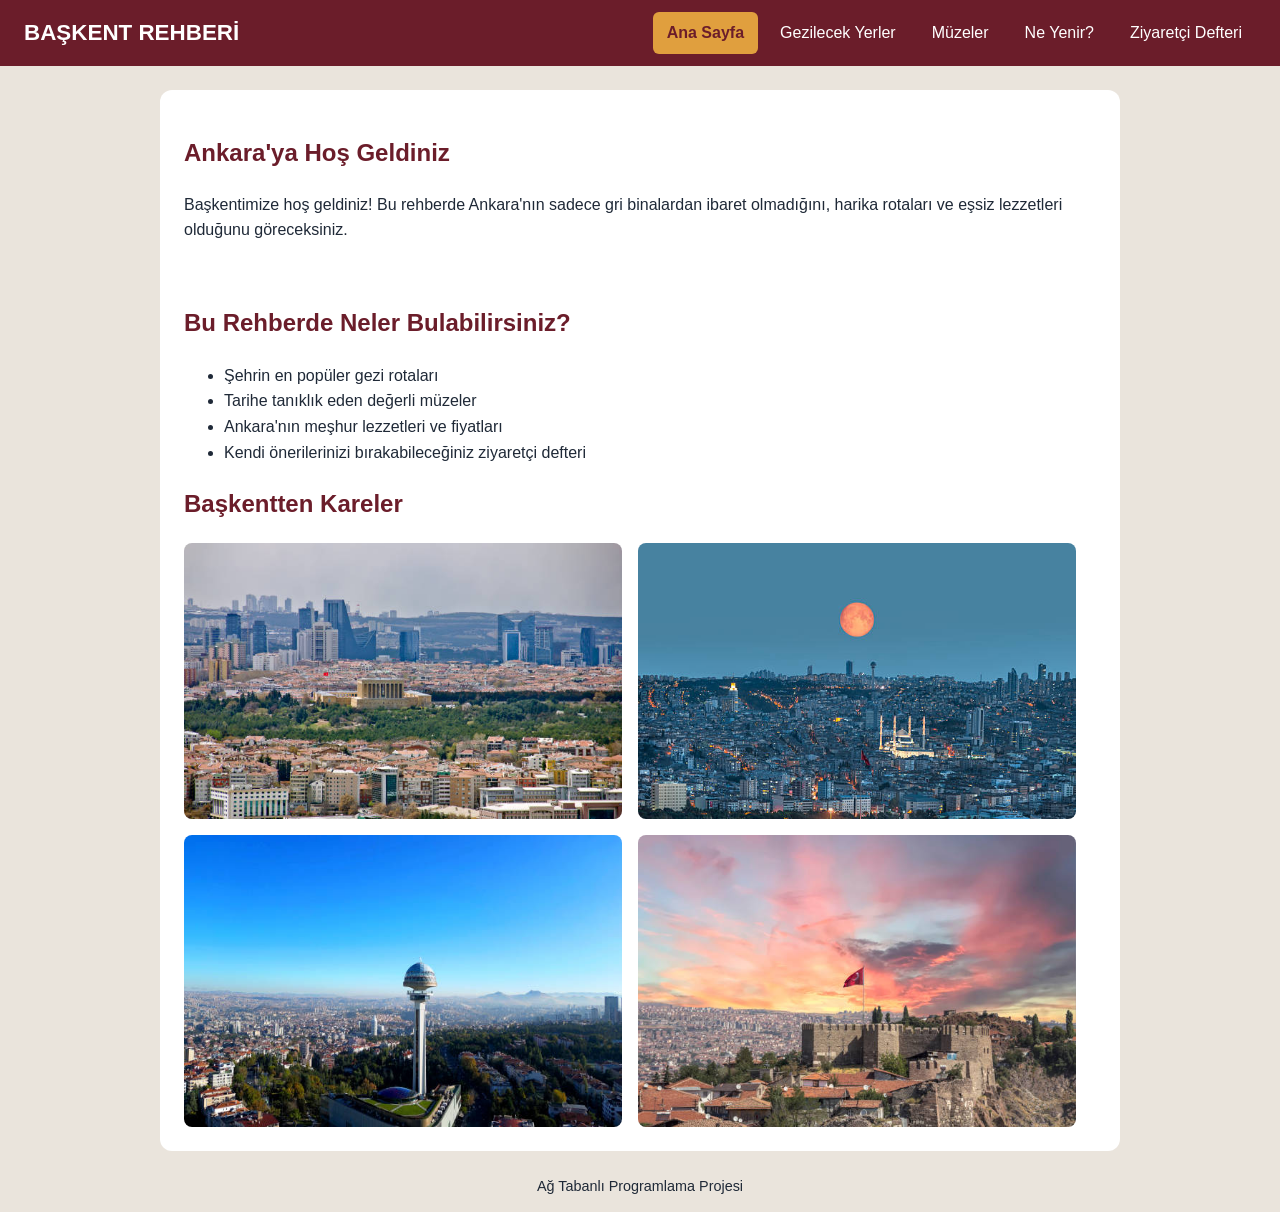
<file: index.html>
<!DOCTYPE html>
<html lang="tr">
<head>
    <meta charset="UTF-8">
    <meta name="viewport" content="width=device-width, initial-scale=1.0">
    <link rel="stylesheet" href="css/style.css">
    <title>Başkent Rehberi - Ana Sayfa</title>
</head>
<body>


    <header>
        <h1>BAŞKENT REHBERİ</h1>
        <nav>
            <ul>
                <li><a href="index.html" class="aktif">Ana Sayfa</a></li>
                <li><a href="gezilecek-yerler.html">Gezilecek Yerler</a></li>
                <li><a href="muzeler.html">Müzeler</a></li>
                <li><a href="lezzetler.html">Ne Yenir?</a></li>
                <li><a href="ziyaretci-defteri.html">Ziyaretçi Defteri</a></li>
            </ul>
        </nav>
    </header>


    <main>
        
        <section>
            <h2>Ankara'ya Hoş Geldiniz</h2>
            <p>Başkentimize hoş geldiniz! Bu rehberde Ankara'nın sadece gri binalardan ibaret olmadığını, harika rotaları ve eşsiz lezzetleri olduğunu göreceksiniz.</p>
        </section>
        <br>

        <section>
            <h2>Bu Rehberde Neler Bulabilirsiniz?</h2>
            <ul>
                <li>Şehrin en popüler gezi rotaları</li>
                <li>Tarihe tanıklık eden değerli müzeler</li>
                <li>Ankara'nın meşhur lezzetleri ve fiyatları</li>
                <li>Kendi önerilerinizi bırakabileceğiniz ziyaretçi defteri</li>
            </ul>
        </section>

        <!--Başkent Manzaraları -->
        <section id="galeri">
            <h2>Başkentten Kareler</h2>
            <div class="manzara-galeri">
                <img src="img/manzara1.jpg" alt="Ankara manzarası">
                <img src="img/manzara2.jpg" alt="Gün batımında Ankara">
                <img src="img/manzara3.jpg" alt="Atakule ve Ankara">
                <img src="img/manzara4.jpg" alt="Gün Batımında Ankara Kalesi">
            </div>
        </section>
    </main>

    
    <footer>
        <p>Ağ Tabanlı Programlama Projesi</p>
    </footer>

</body>
</html>
</file>
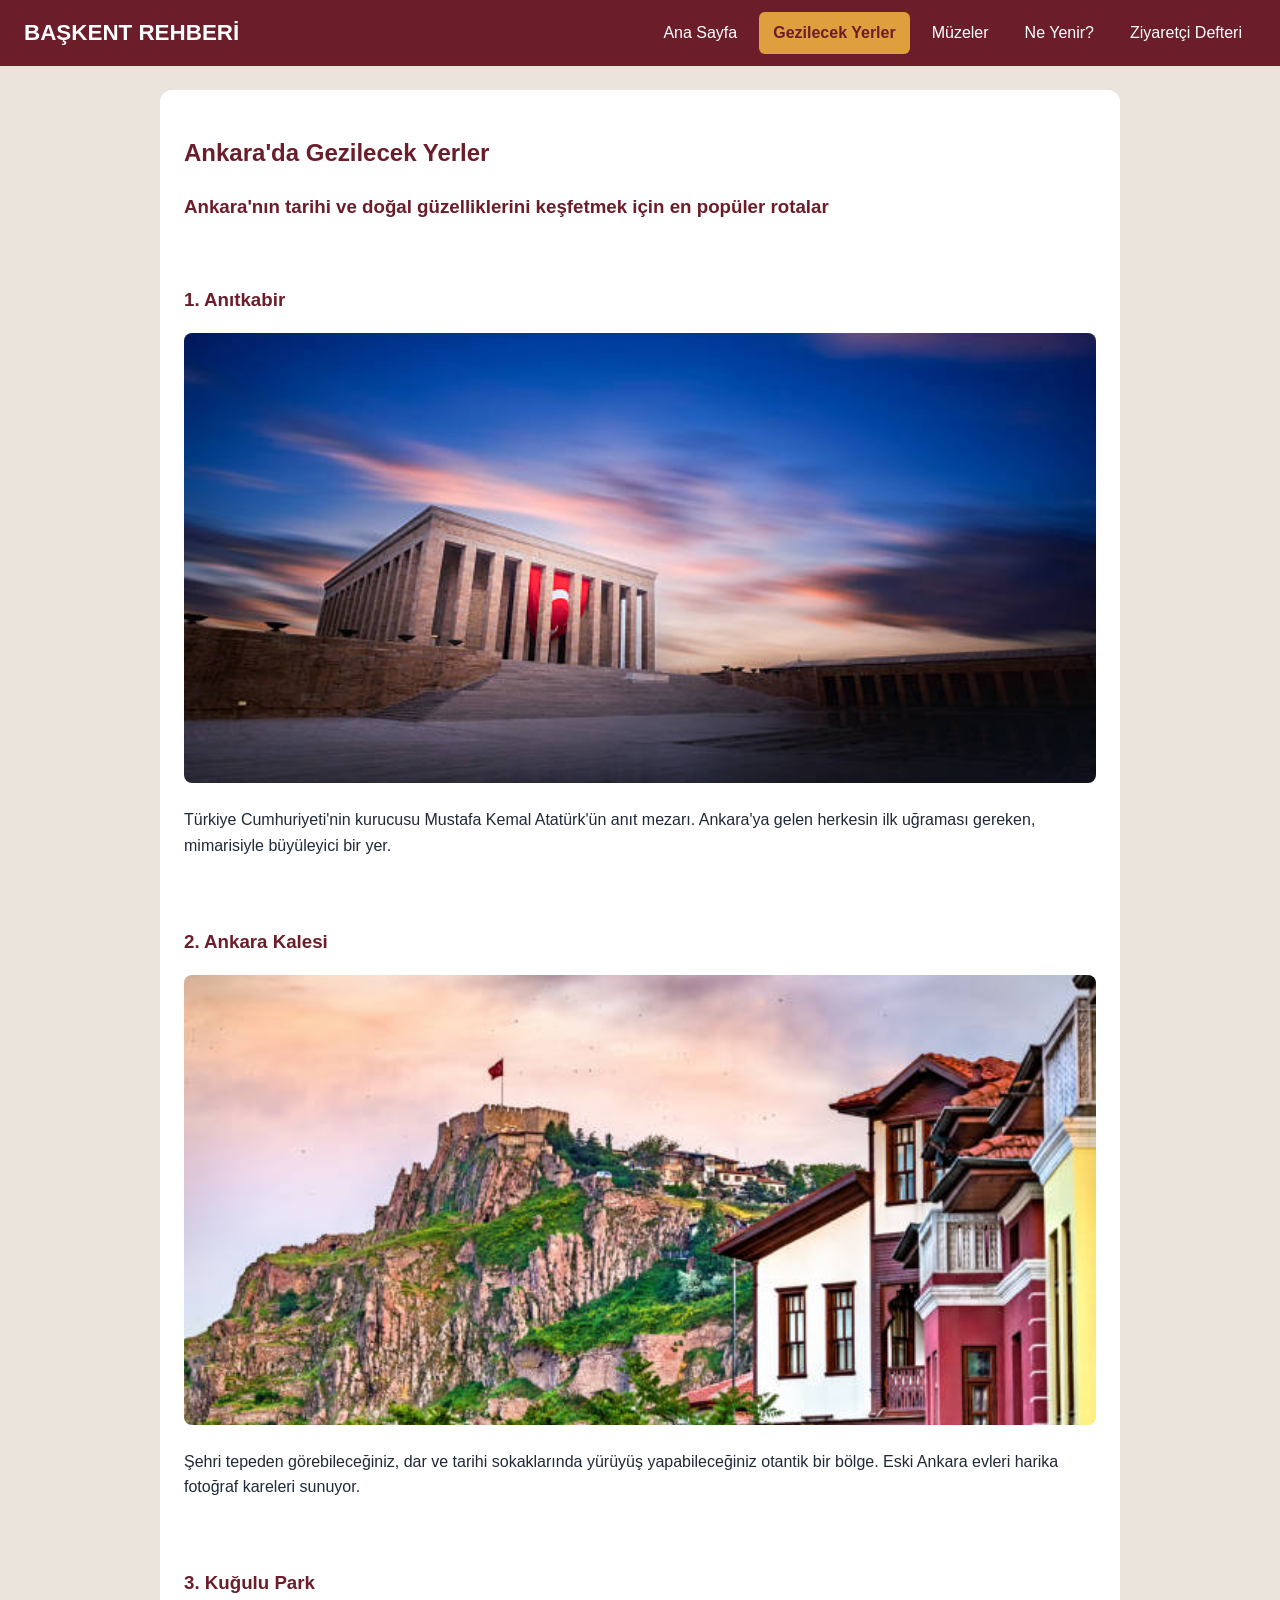
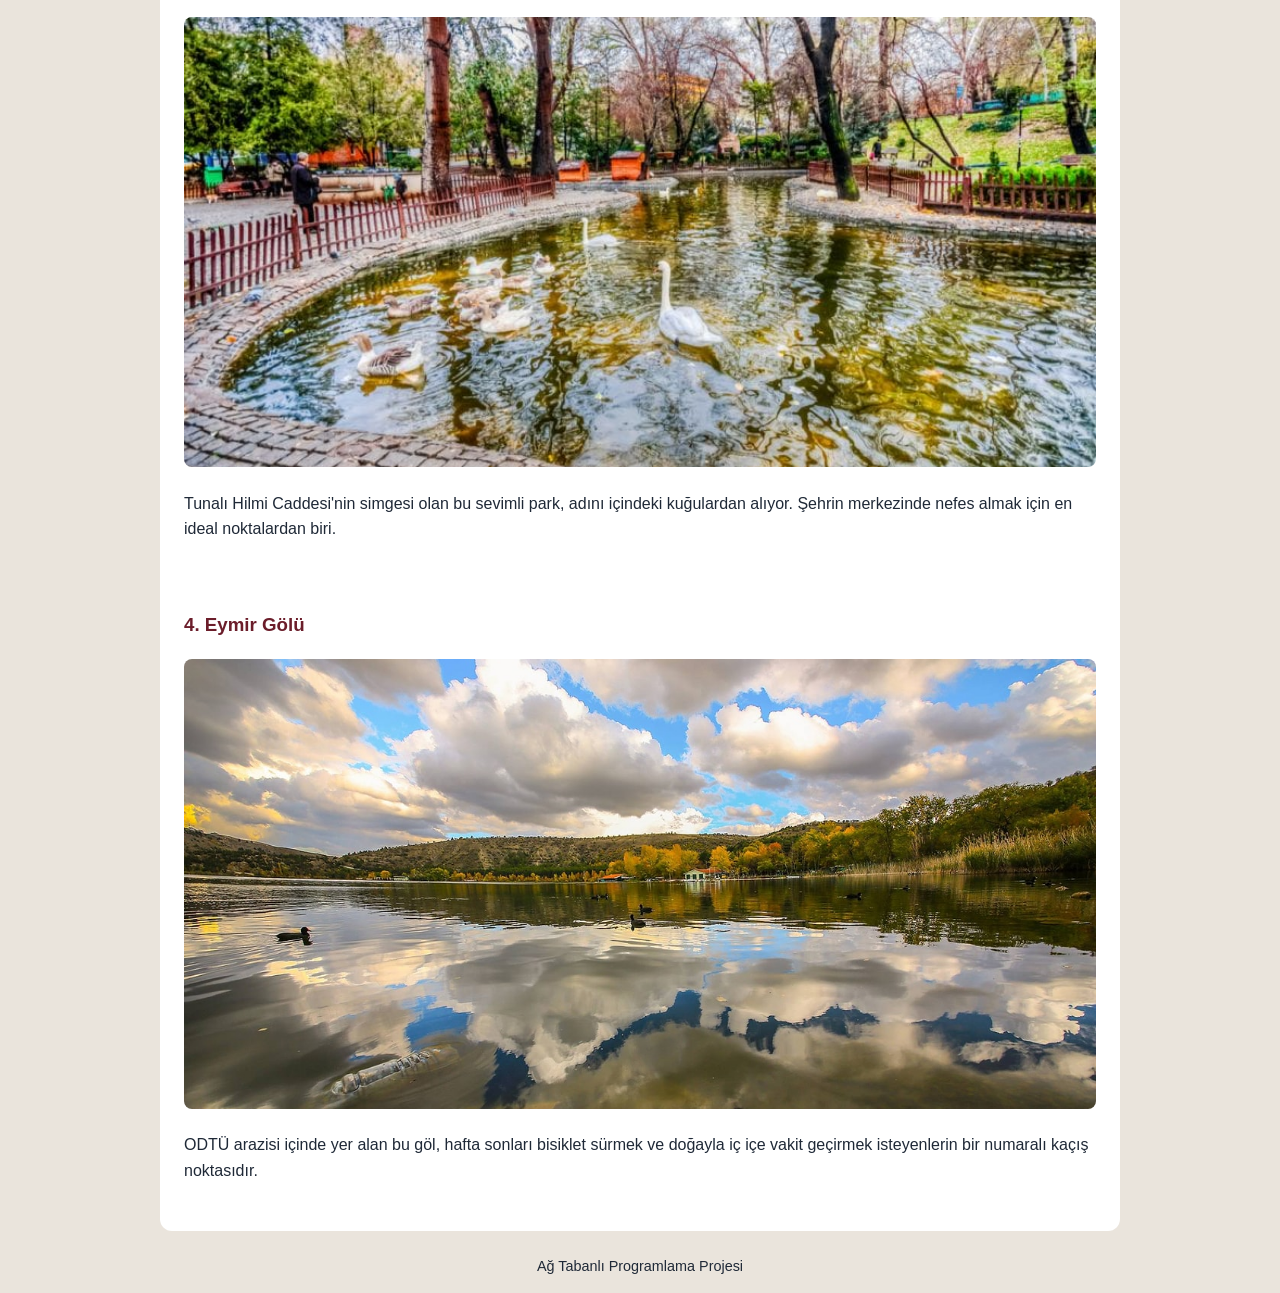
<file: gezilecek-yerler.html>
<!DOCTYPE html>
<html lang="tr">
<head>
    <meta charset="UTF-8">
    <meta name="viewport" content="width=device-width, initial-scale=1.0">
    <link rel="stylesheet" href="css/style.css">
    <title>Başkent Rehberi - Gezilecek Yerler</title>
</head>
<body>
    <header>
        <h1>BAŞKENT REHBERİ</h1>
        <nav>
            <ul>
                <li><a href="index.html">Ana Sayfa</a></li>
                <li><a href="gezilecek-yerler.html" class="aktif">Gezilecek Yerler</a></li>
                <li><a href="muzeler.html">Müzeler</a></li>
                <li><a href="lezzetler.html">Ne Yenir?</a></li>
                <li><a href="ziyaretci-defteri.html">Ziyaretçi Defteri</a></li>
            </ul>
        </nav>
    </header>

    <main>
        <section>
            <h2>Ankara'da Gezilecek Yerler</h2>
            <h3>Ankara'nın tarihi ve doğal güzelliklerini keşfetmek için en popüler rotalar</h3>
            <br>

            <article>
                <h3>1. Anıtkabir</h3>
                <img src="img/Anıtkabir.jpg" alt="Anıtkabir Manzarası">
                <p>Türkiye Cumhuriyeti'nin kurucusu Mustafa Kemal Atatürk'ün anıt mezarı. Ankara'ya gelen herkesin ilk uğraması gereken, mimarisiyle büyüleyici bir yer.</p>
            </article>
            <br>

            <article>
                <h3>2. Ankara Kalesi</h3>
                <img src="img/Ankarakalesi.jpg" alt="Ankara Kalesi">
                <p>Şehri tepeden görebileceğiniz, dar ve tarihi sokaklarında yürüyüş yapabileceğiniz otantik bir bölge. Eski Ankara evleri harika fotoğraf kareleri sunuyor.</p>
            </article>
            <br>

            <article>
                <h3>3. Kuğulu Park</h3>
                <img src="img/kuğulupark.jpg" alt="Kuğulu Park">
                <p>Tunalı Hilmi Caddesi'nin simgesi olan bu sevimli park, adını içindeki kuğulardan alıyor. Şehrin merkezinde nefes almak için en ideal noktalardan biri.</p>
            </article>
            <br>

            <article>
                <h3>4. Eymir Gölü</h3>
                <img src="img/eymirgölü.jpg" alt="Eymir Gölü">
                <p>ODTÜ arazisi içinde yer alan bu göl, hafta sonları bisiklet sürmek ve doğayla iç içe vakit geçirmek isteyenlerin bir numaralı kaçış noktasıdır.</p>
            </article>
        </section>
    </main>

    <footer>
        <p>Ağ Tabanlı Programlama Projesi</p>
    </footer>
</body>
</html>
</file>
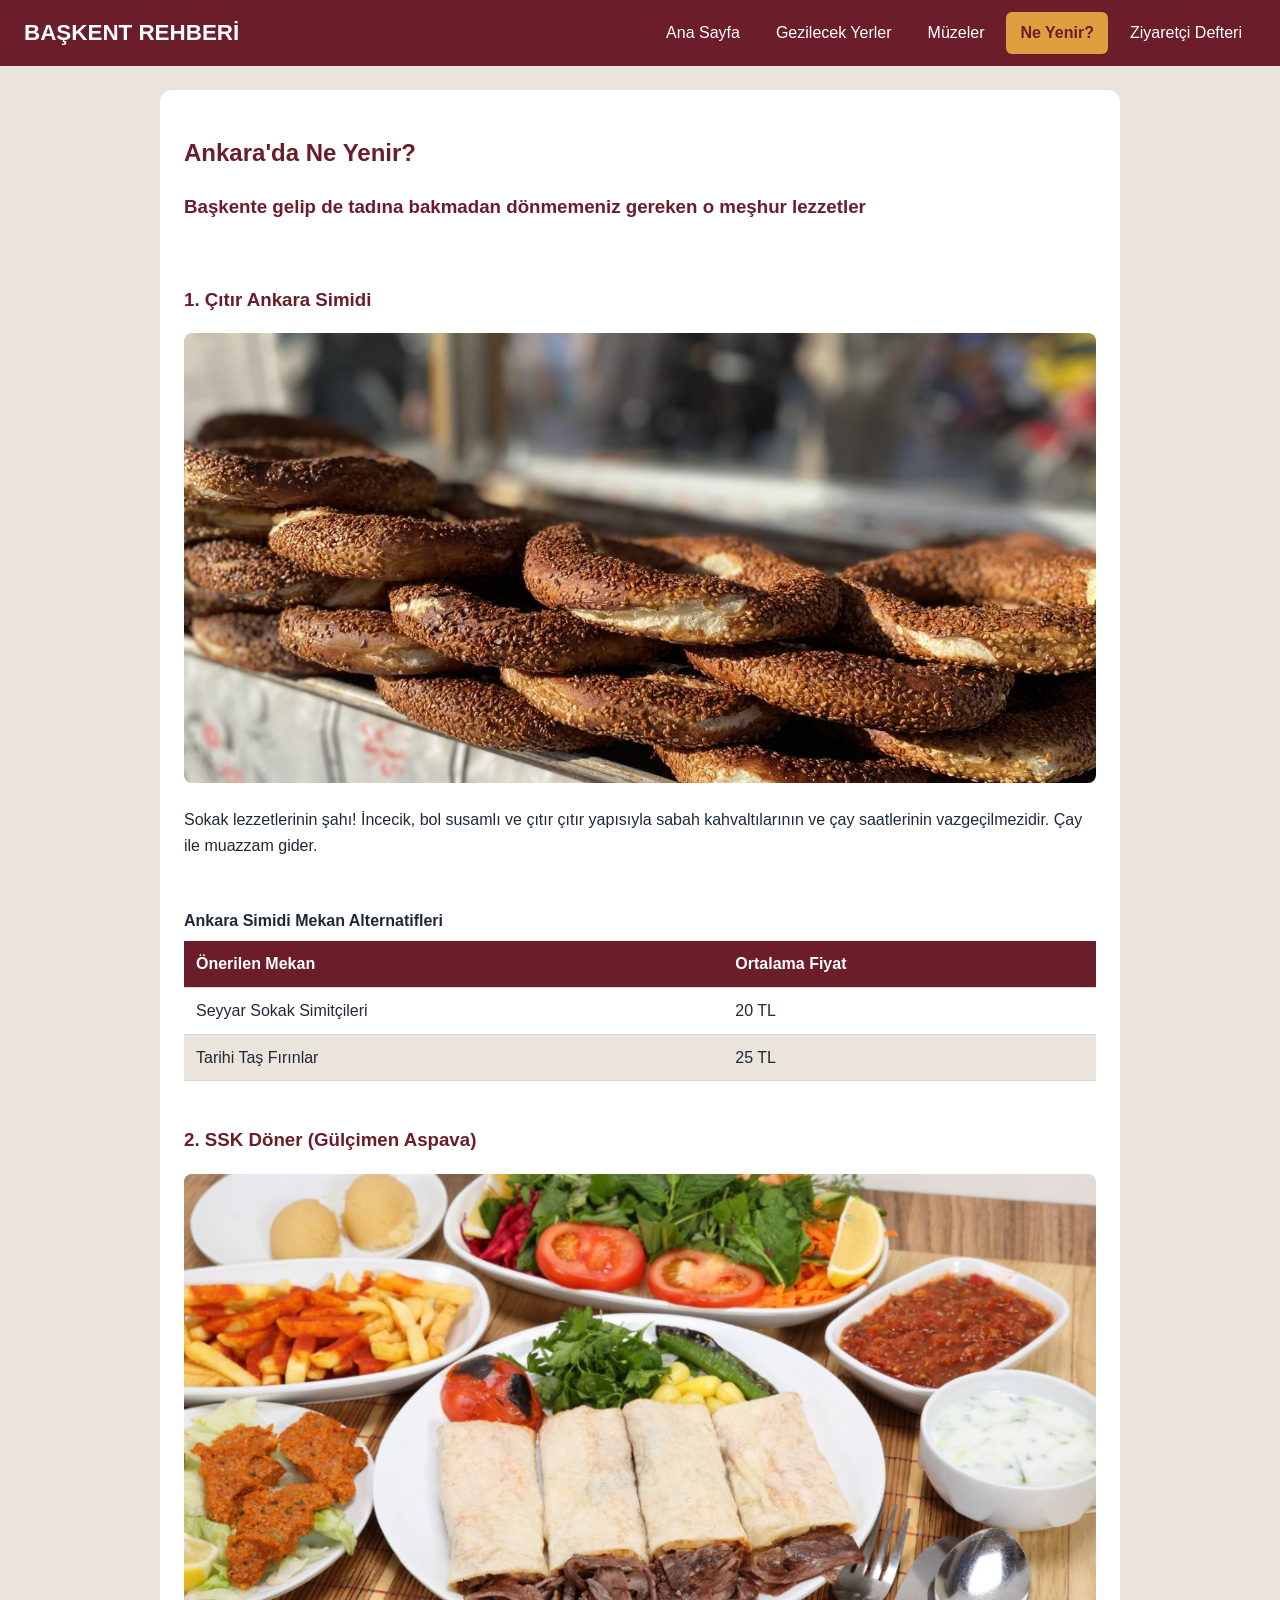
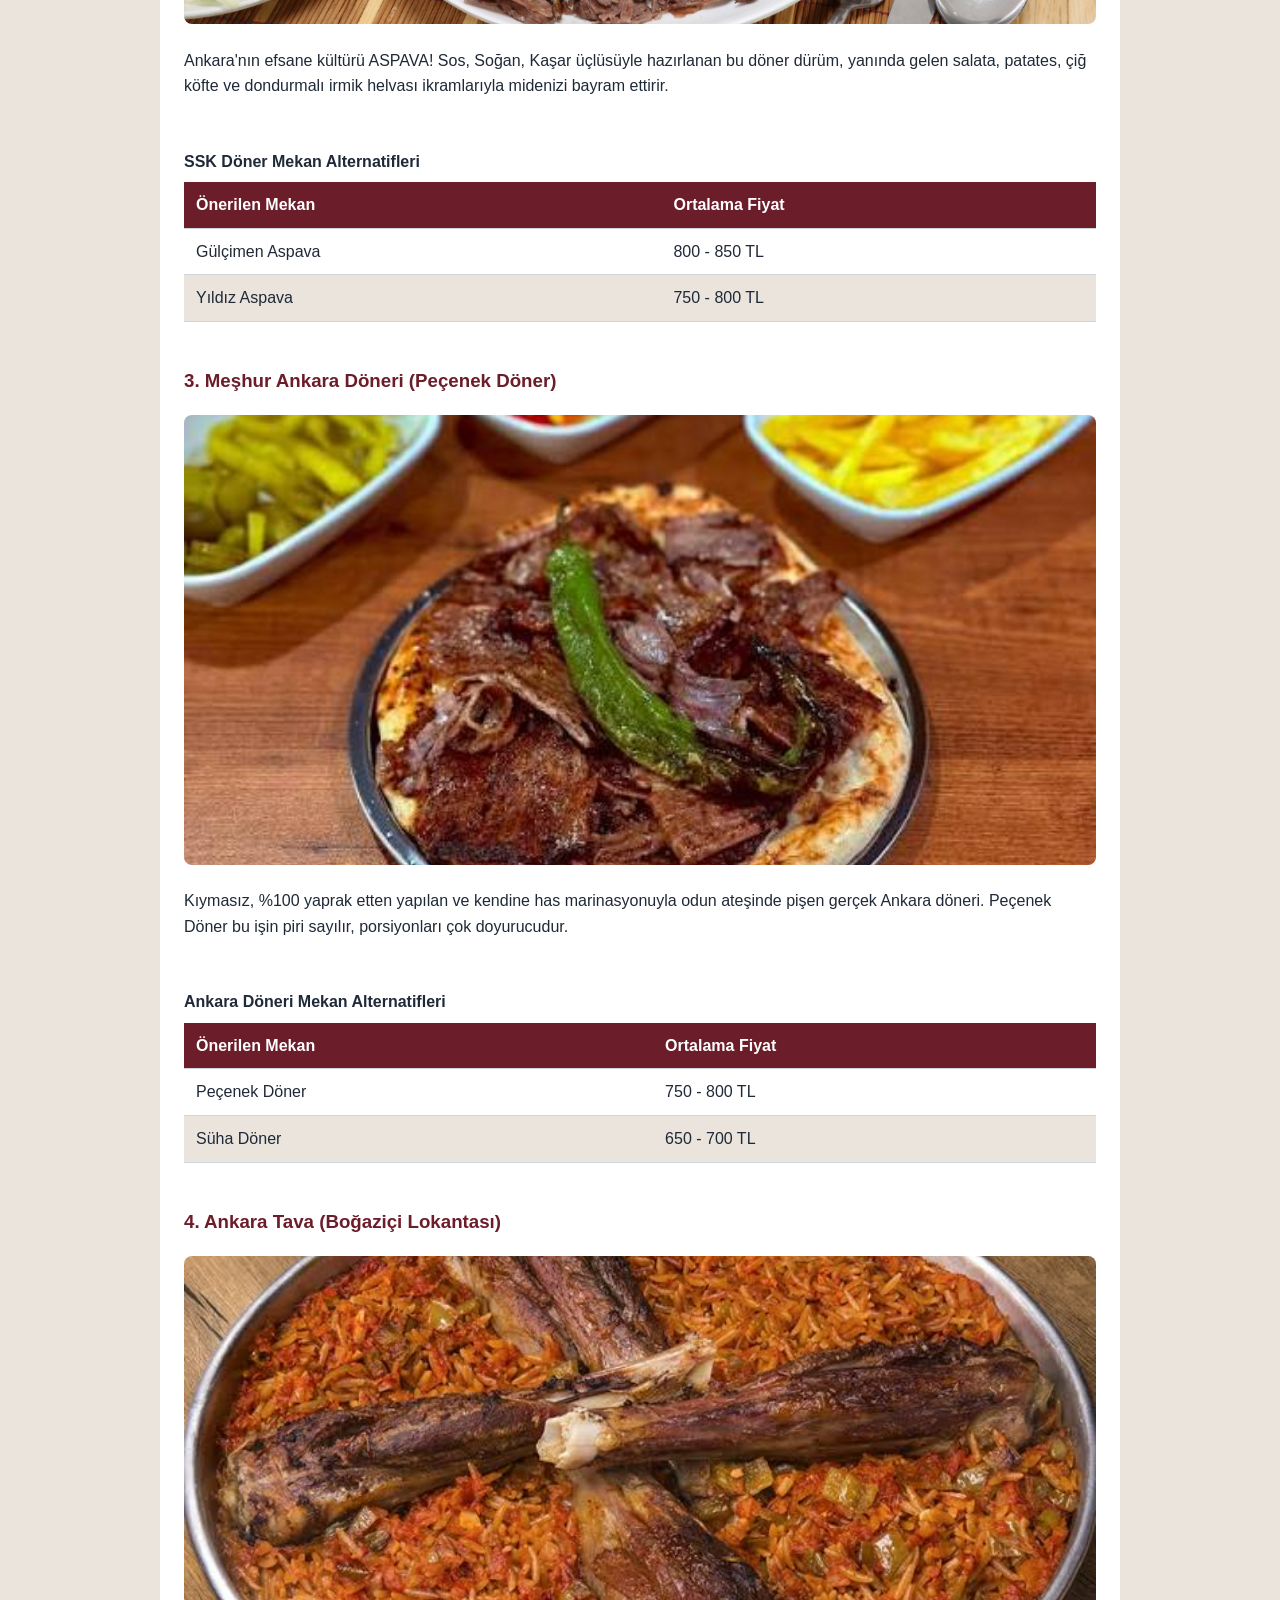
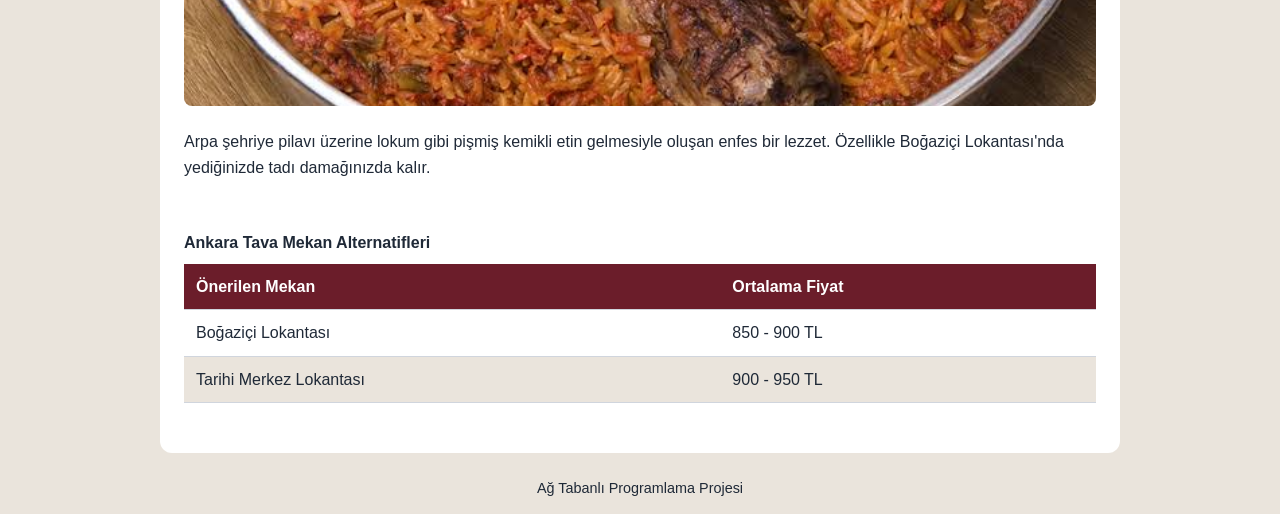
<file: lezzetler.html>
<!DOCTYPE html>
<html lang="tr">

<head>
    <meta charset="UTF-8">
    <meta name="viewport" content="width=device-width, initial-scale=1.0">
    <link rel="stylesheet" href="css/style.css">
    <title>Başkent Rehberi - Ne Yenir?</title>
</head>

<body>
    <header>
        <h1>BAŞKENT REHBERİ</h1>
        <nav>
            <ul>
                <li><a href="index.html">Ana Sayfa</a></li>
                <li><a href="gezilecek-yerler.html">Gezilecek Yerler</a></li>
                <li><a href="muzeler.html">Müzeler</a></li>
                <li><a href="lezzetler.html" class="aktif">Ne Yenir?</a></li>
                <li><a href="ziyaretci-defteri.html">Ziyaretçi Defteri</a></li>
            </ul>
        </nav>
    </header>

    <main>
        <section>
            <h2>Ankara'da Ne Yenir?</h2>
            <h3>Başkente gelip de tadına bakmadan dönmemeniz gereken o meşhur lezzetler</h3>
            <br>

            <article>
                <h3>1. Çıtır Ankara Simidi</h3>
                <img src="img/simit.jpg" alt="Ankara Simidi" >
                <p>Sokak lezzetlerinin şahı! İncecik, bol susamlı ve çıtır çıtır yapısıyla sabah kahvaltılarının ve çay
                    saatlerinin vazgeçilmezidir. Çay ile muazzam gider.</p>
            </article>
            <br>

            <div class="tablo-kutu">
                <table>
                    <caption>Ankara Simidi Mekan Alternatifleri</caption>
                    <thead>
                        <tr>
                            <th>Önerilen Mekan</th>
                            <th>Ortalama Fiyat</th>
                        </tr>
                    </thead>
                    <tbody>
                        <tr>
                            <td>Seyyar Sokak Simitçileri</td>
                            <td>20 TL</td>
                        </tr>
                        <tr>
                            <td>Tarihi Taş Fırınlar</td>
                            <td>25 TL</td>
                        </tr>
                    </tbody>
                </table>
            </div>

            <br>

            <article>
                <h3>2. SSK Döner (Gülçimen Aspava)</h3>
                <img src="img/ssk.jpg" alt="SSK Döner">
                <p>Ankara'nın efsane kültürü ASPAVA! Sos, Soğan, Kaşar üçlüsüyle hazırlanan bu döner dürüm, yanında
                    gelen salata, patates, çiğ köfte ve dondurmalı irmik helvası ikramlarıyla midenizi bayram ettirir.
                </p>
            </article>
            <br>

            <div class="tablo-kutu">
                <table>
                    <caption>SSK Döner Mekan Alternatifleri</caption>
                    <thead>
                        <tr>
                            <th>Önerilen Mekan</th>
                            <th>Ortalama Fiyat</th>
                        </tr>
                    </thead>
                    <tbody>
                        <tr>
                            <td>Gülçimen Aspava</td>
                            <td>800 - 850 TL</td>
                        </tr>
                        <tr>
                            <td>Yıldız Aspava</td>
                            <td>750 - 800 TL</td>
                        </tr>
                    </tbody>
                </table>
            </div>

            <br>

            <article>
                <h3>3. Meşhur Ankara Döneri (Peçenek Döner)</h3>
                <img src="img/döner.jpeg" alt="Peçenek Döner">
                <p>Kıymasız, %100 yaprak etten yapılan ve kendine has marinasyonuyla odun ateşinde pişen gerçek Ankara
                    döneri. Peçenek Döner bu işin piri sayılır, porsiyonları çok doyurucudur.</p>
            </article>
            <br>

            <div class="tablo-kutu">
                <table>
                    <caption>Ankara Döneri Mekan Alternatifleri</caption>
                    <thead>
                        <tr>
                            <th>Önerilen Mekan</th>
                            <th>Ortalama Fiyat</th>
                        </tr>
                    </thead>
                    <tbody>
                        <tr>
                            <td>Peçenek Döner</td>
                            <td>750 - 800 TL</td>
                        </tr>
                        <tr>
                            <td>Süha Döner</td>
                            <td>650 - 700 TL</td>
                        </tr>
                    </tbody>
                </table>
            </div>

            <br>

            <article>
                <h3>4. Ankara Tava (Boğaziçi Lokantası)</h3>
                <img src="img/tava.jpeg" alt="Ankara Tava">
                <p>Arpa şehriye pilavı üzerine lokum gibi pişmiş kemikli etin gelmesiyle oluşan enfes bir lezzet.
                    Özellikle Boğaziçi Lokantası'nda yediğinizde tadı damağınızda kalır.</p>
            </article>
            <br>

            <div class="tablo-kutu">
                <table>
                    <caption>Ankara Tava Mekan Alternatifleri</caption>
                    <thead>
                        <tr>
                            <th>Önerilen Mekan</th>
                            <th>Ortalama Fiyat</th>
                        </tr>
                    </thead>
                    <tbody>
                        <tr>
                            <td>Boğaziçi Lokantası</td>
                            <td>850 - 900 TL</td>
                        </tr>
                        <tr>
                            <td>Tarihi Merkez Lokantası</td>
                            <td>900 - 950 TL</td>
                        </tr>
                    </tbody>
                </table>
            </div>

            <br>




        </section>
    </main>

    <footer>
        <p> Ağ Tabanlı Programlama Projesi</p>
    </footer>
</body>

</html>
</file>
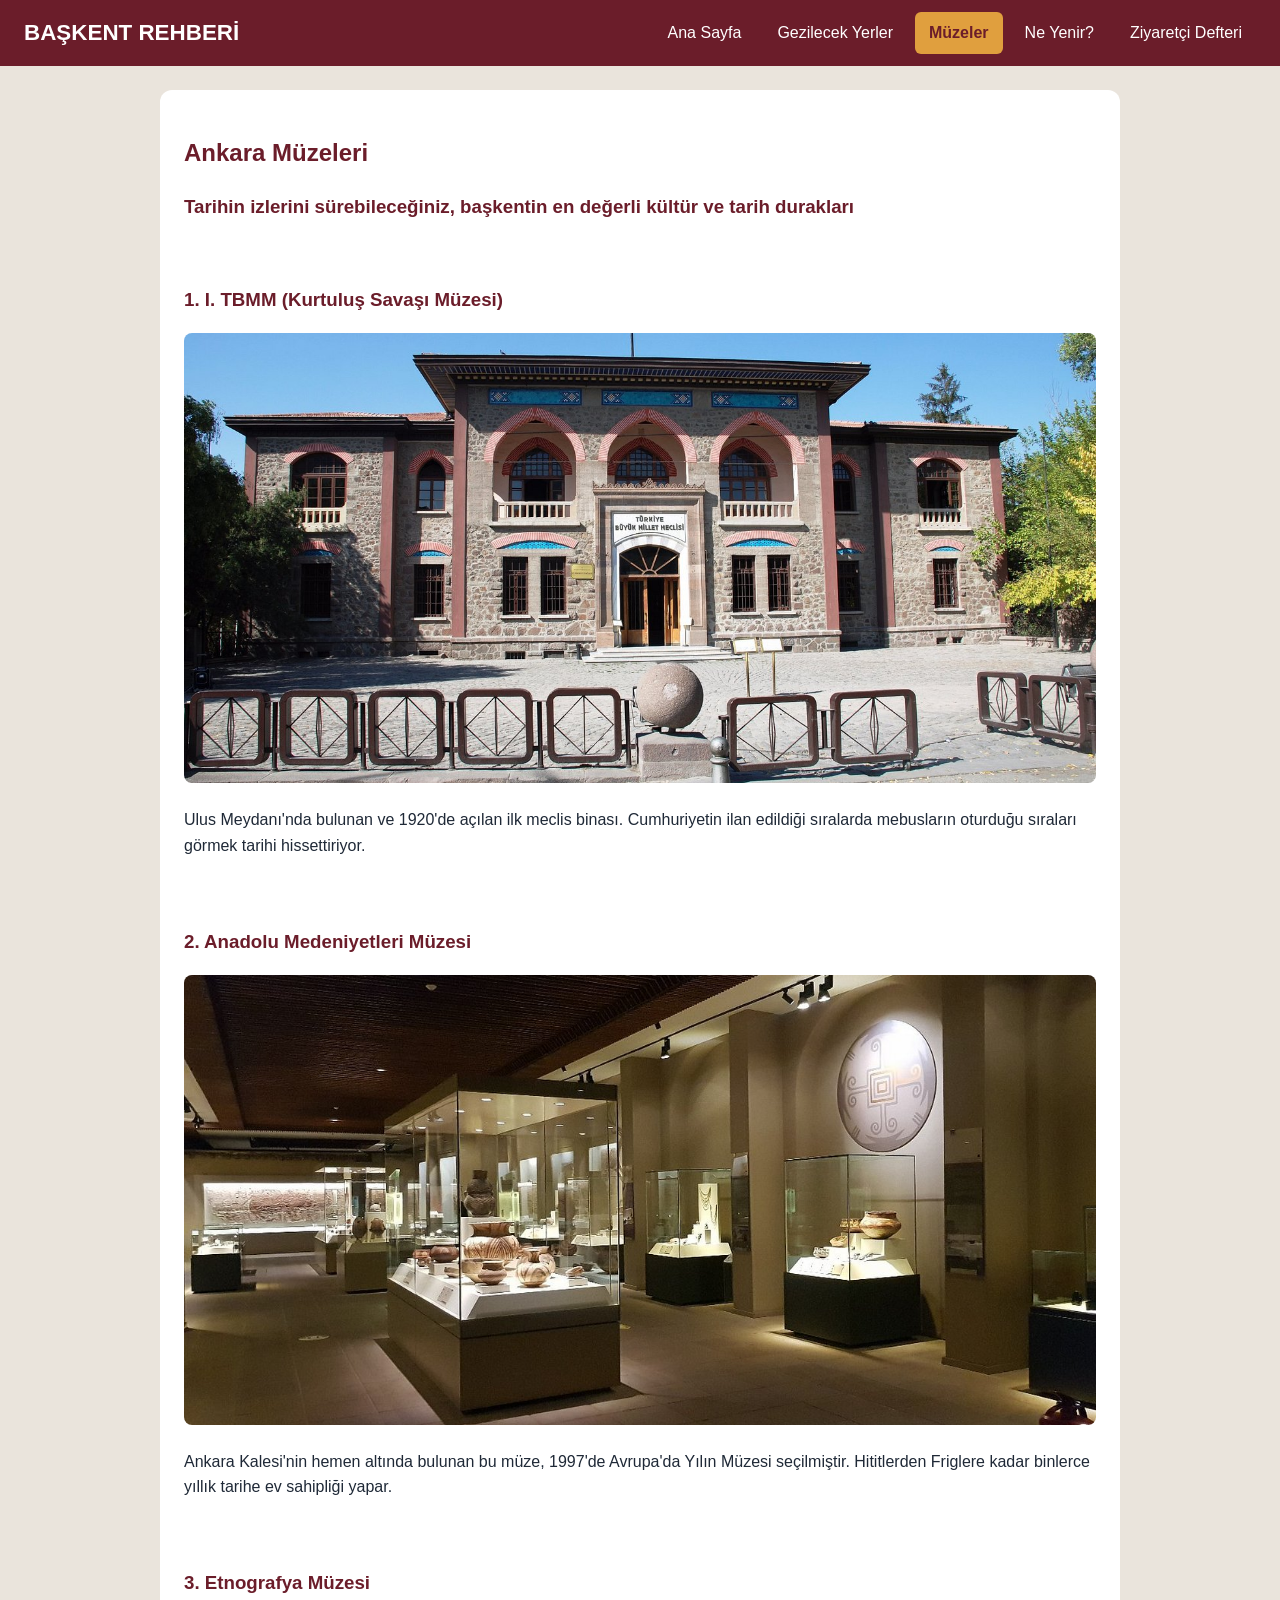
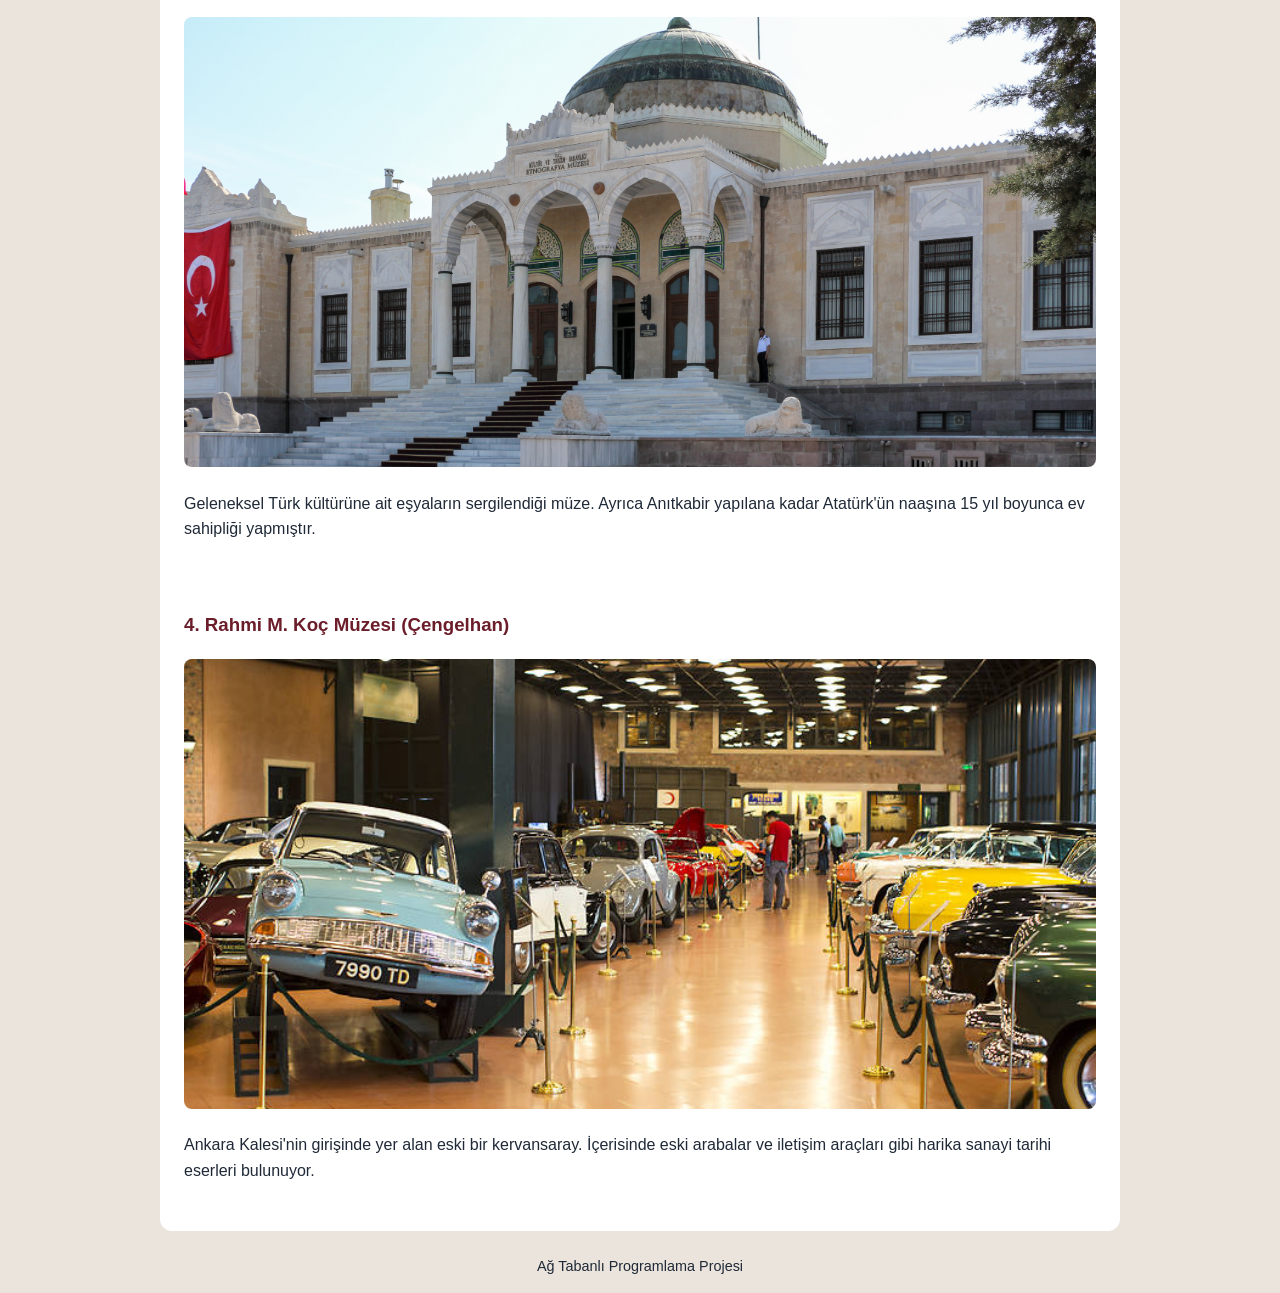
<file: muzeler.html>
<!DOCTYPE html>
<html lang="tr">
<head>
    <meta charset="UTF-8">
    <meta name="viewport" content="width=device-width, initial-scale=1.0">
    <link rel="stylesheet" href="css/style.css">
    <title>Başkent Rehberi - Müzeler</title>
</head>
<body>
    <header>
        <h1>BAŞKENT REHBERİ</h1>
        <nav>
            <ul>
                <li><a href="index.html">Ana Sayfa</a></li>
                <li><a href="gezilecek-yerler.html">Gezilecek Yerler</a></li>
                <li><a href="muzeler.html" class="aktif">Müzeler</a></li>
                <li><a href="lezzetler.html">Ne Yenir?</a></li>
                <li><a href="ziyaretci-defteri.html">Ziyaretçi Defteri</a></li>
            </ul>
        </nav>
    </header>

    <main>
        <section>
            <h2>Ankara Müzeleri</h2>
            <h3>Tarihin izlerini sürebileceğiniz, başkentin en değerli kültür ve tarih durakları</h3>
            <br>

            <article>
                <h3>1. I. TBMM (Kurtuluş Savaşı Müzesi)</h3>
                <img src="img/kurtuluş.jpg" alt="Birinci Meclis">
                <p>Ulus Meydanı'nda bulunan ve 1920'de açılan ilk meclis binası. Cumhuriyetin ilan edildiği sıralarda mebusların oturduğu sıraları görmek tarihi hissettiriyor.</p>
            </article>
            <br>

            <article>
                <h3>2. Anadolu Medeniyetleri Müzesi</h3>
                <img src="img/anadolu.jpg" alt="Anadolu Medeniyetleri Müzesi">
                <p>Ankara Kalesi'nin hemen altında bulunan bu müze, 1997'de Avrupa'da Yılın Müzesi seçilmiştir. Hititlerden Friglere kadar binlerce yıllık tarihe ev sahipliği yapar.</p>
            </article>
            <br>

            <article>
                <h3>3. Etnografya Müzesi</h3>
                <img src="img/etnografya.jpg" alt="Etnografya Müzesi">
                <p>Geleneksel Türk kültürüne ait eşyaların sergilendiği müze. Ayrıca Anıtkabir yapılana kadar Atatürk'ün naaşına 15 yıl boyunca ev sahipliği yapmıştır.</p>
            </article>
            <br>

            <article>
                <h3>4. Rahmi M. Koç Müzesi (Çengelhan)</h3>
                <img src="img/rahmi.jpg" alt="Rahmi Koç Müzesi">
                <p>Ankara Kalesi'nin girişinde yer alan eski bir kervansaray. İçerisinde eski arabalar ve iletişim araçları gibi harika sanayi tarihi eserleri bulunuyor.</p>
            </article>
        </section>
    </main>

    <footer>
        <p>Ağ Tabanlı Programlama Projesi</p>
    </footer>
</body>
</html>
</file>
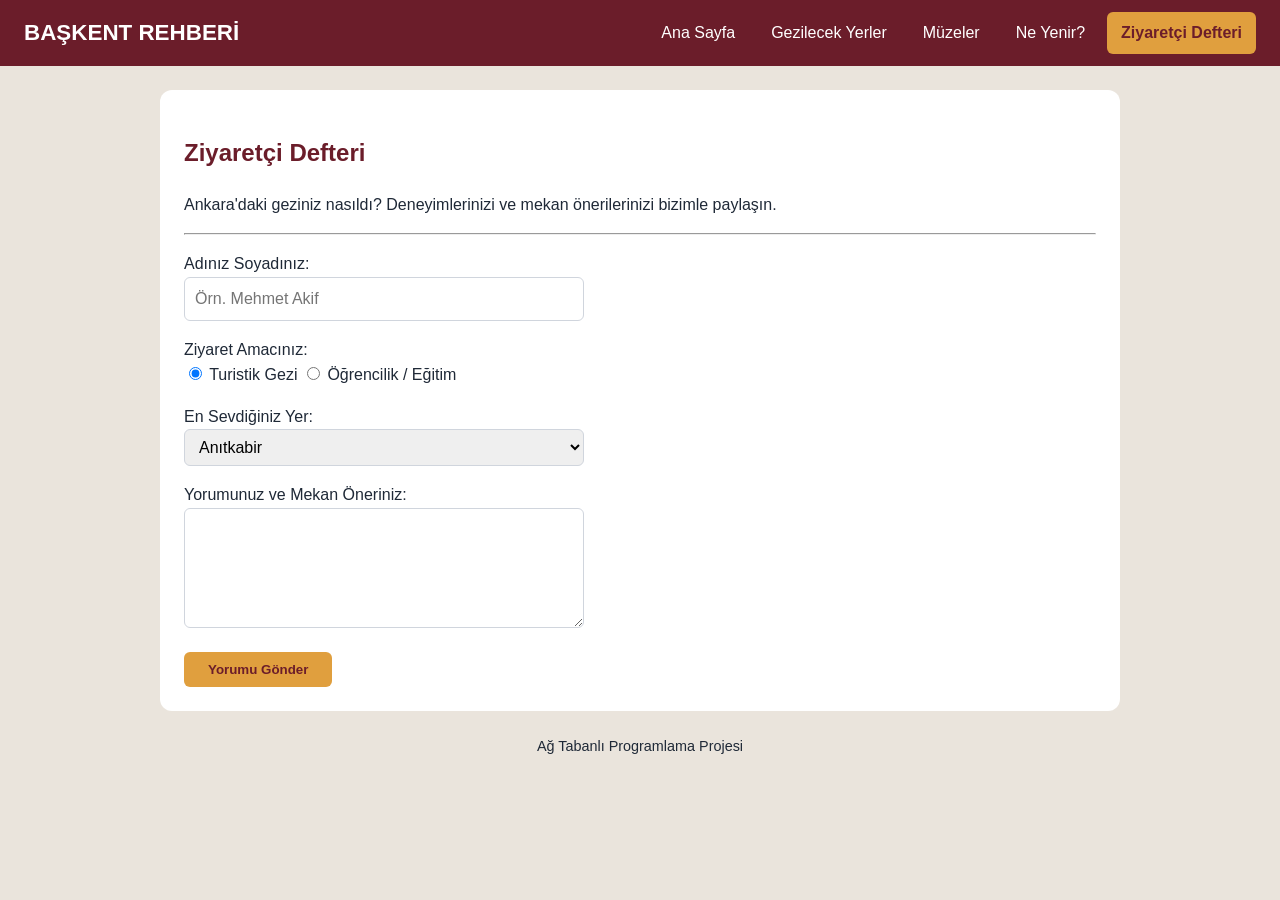
<file: ziyaretci-defteri.html>
<!DOCTYPE html>
<html lang="tr">
<head>
    <meta charset="UTF-8">
    <meta name="viewport" content="width=device-width, initial-scale=1.0">
    <link rel="stylesheet" href="css/style.css">
    <title>Başkent Rehberi - Ziyaretçi Defteri</title>
</head>
<body>
    <header>
        <h1>BAŞKENT REHBERİ</h1>
        <nav>
            <ul>
                <li><a href="index.html">Ana Sayfa</a></li>
                <li><a href="gezilecek-yerler.html">Gezilecek Yerler</a></li>
                <li><a href="muzeler.html">Müzeler</a></li>
                <li><a href="lezzetler.html">Ne Yenir?</a></li>
                <li><a href="ziyaretci-defteri.html" class="aktif">Ziyaretçi Defteri</a></li>
            </ul>
        </nav>
    </header>

    <main>
        <section id="ziyaretci-defteri">
            <h2>Ziyaretçi Defteri</h2>
            <p>Ankara'daki geziniz nasıldı? Deneyimlerinizi ve mekan önerilerinizi bizimle paylaşın.</p>
            <hr>

            
            <form action="#" method="get" id="yorumFormu">
                <p>
                    <label for="adsoyad">Adınız Soyadınız:</label><br>
                    <!-- isim -->
                    <input type="text" id="adsoyad" name="adsoyad" placeholder="Örn. Mehmet Akif" required>
                </p>
                
                <p>
                    Ziyaret Amacınız:<br>
                    <!-- tekli seçmeli -->
                    <input type="radio" id="turistik" name="amac" value="turistik" checked>
                    <label for="turistik">Turistik Gezi</label>
                    
                    <input type="radio" id="ogrenci" name="amac" value="ogrenci">
                    <label for="ogrenci">Öğrencilik / Eğitim</label>
                </p>

                <p>
                    <label for="favori">En Sevdiğiniz Yer:</label><br>
                    <!-- Açılır liste -->
                    <select id="favori" name="favori">
                        <option value="anitkabir">Anıtkabir</option>
                        <option value="kale">Ankara Kalesi</option>
                        <option value="kugulu">Kuğulu Park</option>
                        <option value="diger">Diğer (Lütfen yorumda belirtin)</option>
                    </select>
                </p>

                <p>
                    <label for="yorum">Yorumunuz ve Mekan Öneriniz:</label><br>
                    <!-- Uzun metin -->
                    <textarea id="yorum" name="yorum" rows="4" cols="40" required></textarea>
                </p>

                <!-- Form gönderme butonu -->
                <button type="submit">Yorumu Gönder</button>
            </form>
        </section>
    </main>

    <footer>
        <p>Ağ Tabanlı Programlama Projesi</p>
    </footer>
</body>
</html>
</file>
<file: css/style.css>
* {
    box-sizing: border-box;
}

/*Kullanacağım renkler */
:root {
    --ana-renk: #6B1D2A;
    --vurgu-renk: #E09F3E;
    --baglanti-renk: #8C2F39;
    --zemin: #EAE4DC;
    --metin: #1F2937;
    --kenar: #D0D5DD;
}

/*Yazı tipi kısmı*/
body {
    margin: 0;
    font-family: "Segoe UI", Arial, sans-serif;
    font-size: 1rem;
    line-height: 1.6;
    color: var(--metin);
    background-color: var(--zemin);
}



h2, h3 {
    color: var(--ana-renk);
}
/* Genel link rengi ve fareyle üzerine gelince renk değişimi */
a {
    color: var(--baglanti-renk);
}

a:hover {
    color: var(--vurgu-renk);
}


/* Üst Çubuk ve Menü */
header {
    display: flex;
    align-items: center;
    gap: 16px;
    padding: 12px 24px;
    background-color: var(--ana-renk);
}

header h1 {
    margin: 0;
    font-size: 1.4rem;
    color: white;
}
/* Menüyü en sağa yaslar */
nav {
    margin-left: auto;
}

nav ul {
    display: flex;
    gap: 8px;
    margin: 0;
    padding: 0;
    list-style: none;
}

nav a {
    display: block;
    padding: 8px 14px;
    border-radius: 6px;
    color: white;
    text-decoration: none;
}

nav a:hover,
nav a.aktif {
    background-color: var(--vurgu-renk);
    color: var(--ana-renk);
    font-weight: bold;
}


/* Sayfa içeriğini ortada duran beyaz bir kart haline getirmek için */
main {
    max-width: 960px;
    margin: 24px auto;
    padding: 24px;
    background-color: white;
    border-radius: 12px;
}

/* İçerik ve Fotoğraflar */
article {
    margin-bottom: 24px;
}

img {
    max-width: 100%;
    height: auto;
    border-radius: 8px;
}  
/* Mekan ve yemek fotoğraflarını yazılarla aynı genişliğe getirimek için */
article img {
    width: 100%;
    max-height: 450px;
    object-fit: cover;
}

/* Ana Sayfa 4'lü Manzara Galerisi */
.manzara-galeri {
    display: flex;
    flex-wrap: wrap;
    gap: 16px;
}

.manzara-galeri img {
    width: 48%;
}


/*Tablolar için */
/* Tablonun dar ekranda sayfayı bozmadan yana kayması için */
.tablo-kutu {
    overflow-x: auto;
} 

table {
    width: 100%;
    border-collapse: collapse;
}

caption {
    text-align: left;
    font-weight: bold;
    margin-bottom: 8px;
}

th, td {
    padding: 10px 12px;
    text-align: left;
    border-bottom: 1px solid var(--kenar);
}

th {
    background-color: var(--ana-renk);
    color: white;
}

tbody tr:nth-child(even) {
    background-color: var(--zemin);
}


/*Form kısmını özelleiştirmek için*/

input, select, textarea {
    width: 100%;
    max-width: 400px;
    padding: 8px 10px;
    border: 1px solid var(--kenar);
    border-radius: 6px;
    font: inherit;
}

input[type="radio"],
input[type="checkbox"] {
    width: auto;
}

input:focus, select:focus, textarea:focus {
    outline: 2px solid var(--vurgu-renk);
}

button {
    padding: 10px 24px;
    border: none;
    border-radius: 6px;
    background-color: var(--vurgu-renk);
    color: var(--ana-renk);
    font-weight: bold;
    cursor: pointer;
}

button:hover {
    background-color: var(--ana-renk);
    color: white;
}

/* Alt bilgi formunu ortalamak ve küçültmek için */
footer {
    text-align: center;
    font-size: 0.9rem;
}


/* Mobilde giriş için media kısmı */

/* Mobil Uyum için Ekran 600 piksel veya daha dar olunca devreye girer */
@media (max-width: 600px) {
    header {
        flex-direction: column;
        align-items: flex-start;
    }

    nav {
        margin-left: 0;
    }

    nav ul {
        flex-wrap: wrap;
    }

    main {
        margin: 12px;
        padding: 16px;
    }

    .manzara-galeri img {
        width: 100%;
    }
}
</file>
